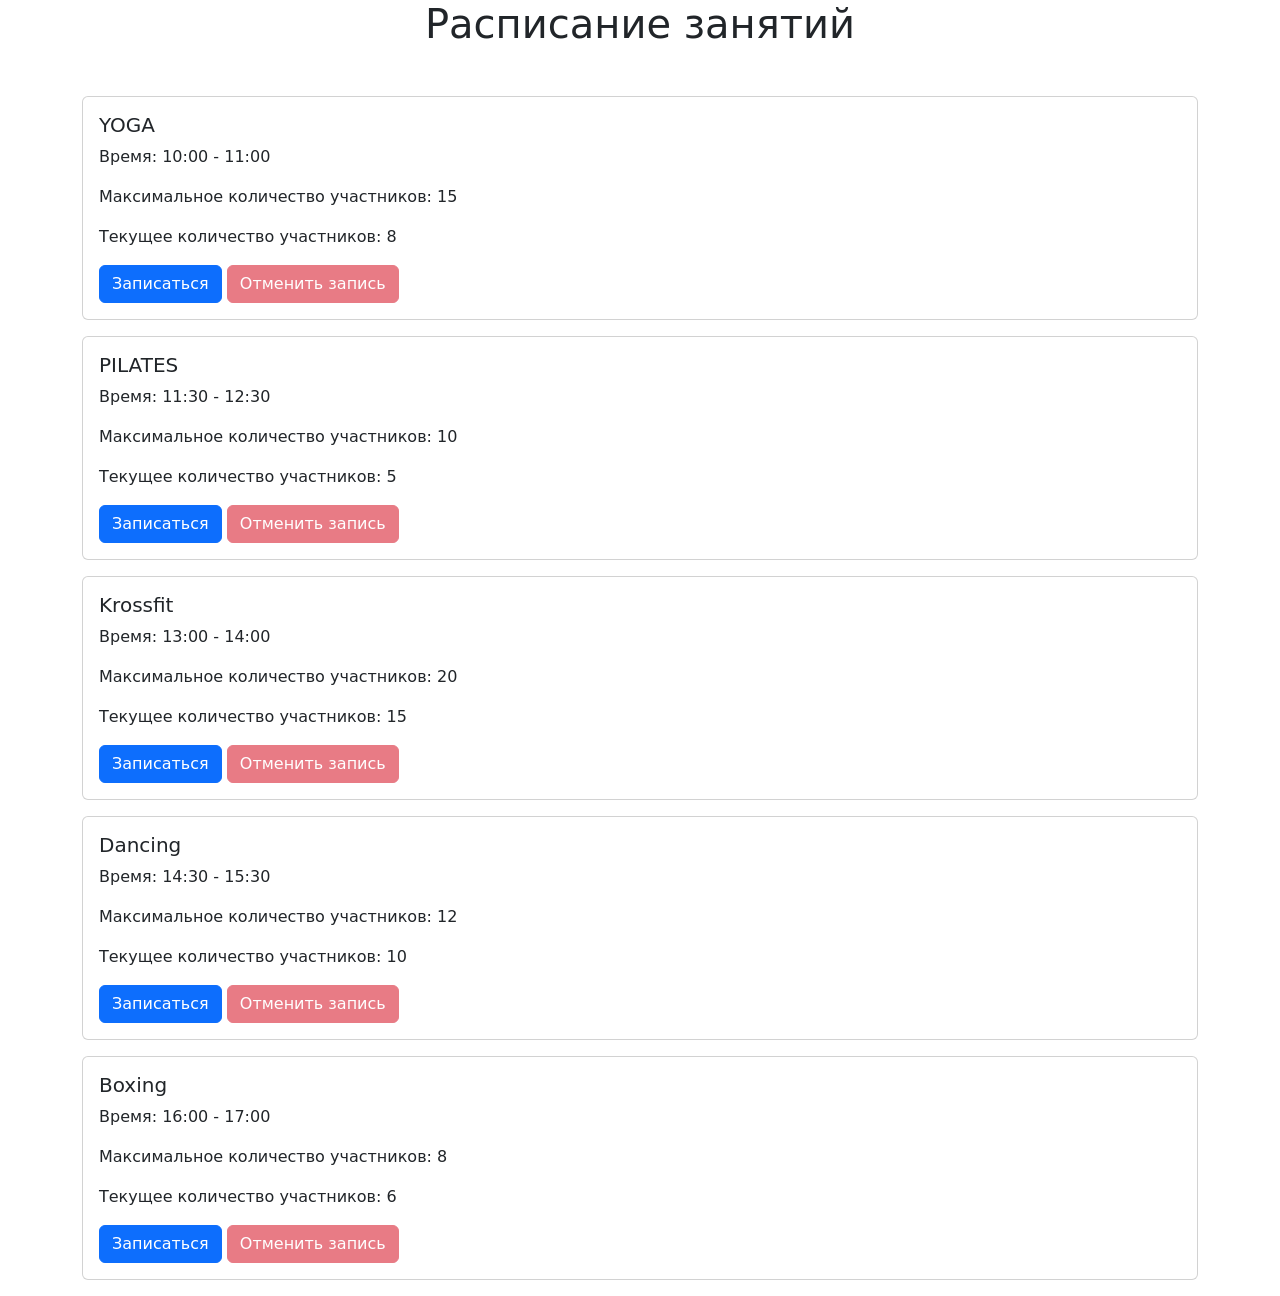
<file: JS_API_HM1/index.html>
<!DOCTYPE html>
<html lang="en">
  <head>
    <meta charset="UTF-8" />
    <meta name="viewport" content="width=device-width, initial-scale=1.0" />
    <link
      rel="stylesheet"
      href="https://cdn.jsdelivr.net/npm/bootstrap@5.3.2/dist/css/bootstrap.min.css"
    />
    <title>Расписание занятий</title>
  </head>
  <body>
    <h1 class="text-center mb-5">Расписание занятий</h1>

    <div id="schedule" class="container"></div>
    <script type="module" src="script.js"></script>
  </body>
</html>
</file>
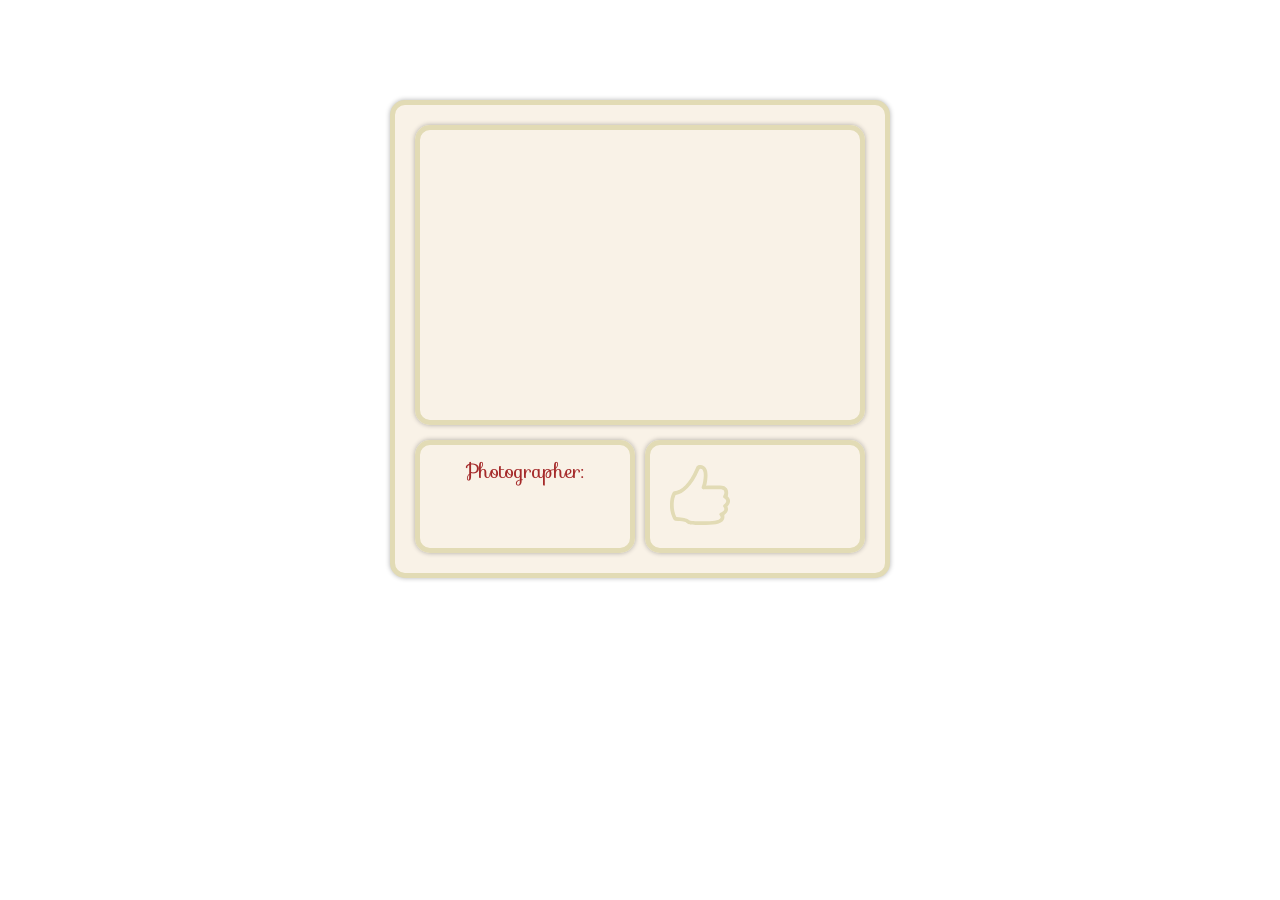
<file: JS_API_HM3/index.html>
<!DOCTYPE html>
<html lang="en">
    <head>
        <meta charset="UTF-8">
        <meta name="viewport" content="width=device-width, initial-scale=1.0">
        <title>Random Photo Show</title>
        <link rel="stylesheet" href="style.css">
        <link rel="stylesheet" href="https://fonts.googleapis.com/css?family=Sofia">
    </head>
    <body>
        <div class="wrapper center">
            <div class="image_box">
                <!-- photo --></div>
            <div class="image_bottom">
                <div class="image_photographer-box">
                    <p class="image_photographer">Photographer:</p>
                    <p class="image_photographer-name"></p>
                </div>
                <div class="image_likes-box">
                    <button class="image_likes-button" type="button">
                        <svg
                            class="image_likes-svg"
                            fill="rgb(226, 219, 181)"
                            width="60px"
                            height="60px"
                            viewBox="0 0 32 32"
                            version="1.1"
                            xmlns="http://www.w3.org/2000/svg"
                        >
                            <path d="M19.017 31.992c-9.088 0-9.158-0.377-10.284-1.224-0.597-0.449-1.723-0.76-5.838-1.028-0.298-0.020-0.583-0.134-0.773-0.365-0.087-0.107-2.143-3.105-2.143-7.907 0-4.732 1.472-6.89 1.534-6.99 0.182-0.293 0.503-0.47 0.847-0.47 3.378 0 8.062-4.313 11.21-11.841 0.544-1.302 0.657-2.159 2.657-2.159 1.137 0 2.413 0.815 3.042 1.86 1.291 2.135 0.636 6.721 0.029 9.171 2.063-0.017 5.796-0.045 7.572-0.045 2.471 0 4.107 1.473 4.156 3.627 0.017 0.711-0.077 1.619-0.282 2.089 0.544 0.543 1.245 1.36 1.276 2.414 0.038 1.36-0.852 2.395-1.421 2.989 0.131 0.395 0.391 0.92 0.366 1.547-0.063 1.542-1.253 2.535-1.994 3.054 0.061 0.422 0.11 1.218-0.026 1.834-0.535 2.457-4.137 3.443-9.928 3.443zM3.426 27.712c3.584 0.297 5.5 0.698 6.51 1.459 0.782 0.589 0.662 0.822 9.081 0.822 2.568 0 7.59-0.107 7.976-1.87 0.153-0.705-0.59-1.398-0.593-1.403-0.203-0.501 0.023-1.089 0.518-1.305 0.008-0.004 2.005-0.719 2.050-1.835 0.030-0.713-0.46-1.142-0.471-1.16-0.291-0.452-0.185-1.072 0.257-1.38 0.005-0.004 1.299-0.788 1.267-1.857-0.024-0.849-1.143-1.447-1.177-1.466-0.25-0.143-0.432-0.39-0.489-0.674-0.056-0.282 0.007-0.579 0.183-0.808 0 0 0.509-0.808 0.49-1.566-0.037-1.623-1.782-1.674-2.156-1.674-2.523 0-9.001 0.025-9.001 0.025-0.349 0.002-0.652-0.164-0.84-0.443s-0.201-0.627-0.092-0.944c0.977-2.813 1.523-7.228 0.616-8.736-0.267-0.445-0.328-0.889-1.328-0.889-0.139 0-0.468 0.11-0.812 0.929-3.341 7.995-8.332 12.62-12.421 13.037-0.353 0.804-1.016 2.47-1.016 5.493 0 3.085 0.977 5.473 1.447 6.245z"></path>
                        </svg>
                    </button>
                    <span class="image_likes-counter"></span>
                </div>
            </div>
        </div>
        <script src="script.js"></script>
    </body>
</html>
</file>
<file: JS_API_HM3/style.css>
* {
    margin: 0;
    padding: 0;
    box-sizing: border-box;
}

body {
    font-family: "Sofia", sans-serif;
    font-weight: 500;
    font-size: 20px;
    color: brown;
}

.wrapper {
    display: flex;
    flex-direction: column;
    justify-content: center;
    gap: 15px;
    position: relative;
    border: 5px solid rgb(226, 219, 181);
    border-radius: 15px;
    max-width: 500px;
    min-height: 400px;
    padding: 20px;
    background-color: rgb(249, 242, 231);
    margin: 0 auto;
    margin-top: 100px;
    box-shadow: 0px 0px 5px rgba(0, 0, 0, 0.3);
}

.image_box {
    position: relative;
    overflow: hidden;
    width: 100%;
    height: 300px;
    border-radius: 15px;
    border: 5px solid rgb(226, 219, 181);
    box-shadow: 0px 0px 5px rgba(0, 0, 0, 0.3);

}

.image {
    width: 100%;
    height: auto;
    position: absolute;
    left: 50%;
    top: 50%;
    transform: translate(-50%, -50%);
    object-fit: cover;
}

.image_bottom {
    display: flex;
    flex-direction: row;
    justify-content: space-between;
}

.image_photographer-box {
    display: flex;
    flex-direction: column;
    gap: 10px;

}

.image_photographer-box, .image_likes-box {
    border-radius: 15px;
    border: 5px solid rgb(226, 219, 181);
    box-shadow: 0px 0px 5px rgba(0, 0, 0, 0.3);
    min-width: 220px;
    min-height: 110px;
    padding: 10px;
}

.image_photographer-name, .image_photographer {
    text-align: center;
}

.image_likes-box {
    display: flex;
    flex-direction: row;
    gap: 55px;
    align-items: center;
    padding: 20px;
}

.image_likes-button {
    border: none;
    background: none;
    cursor: pointer;
}

.image_likes-svg:hover {
    fill: brown;
    transition: 0.6s ease;
}

.image_likes-svg:active path {
    fill: rgb(224, 198, 54);
    transition: 0.4s ease;
}
</file>
